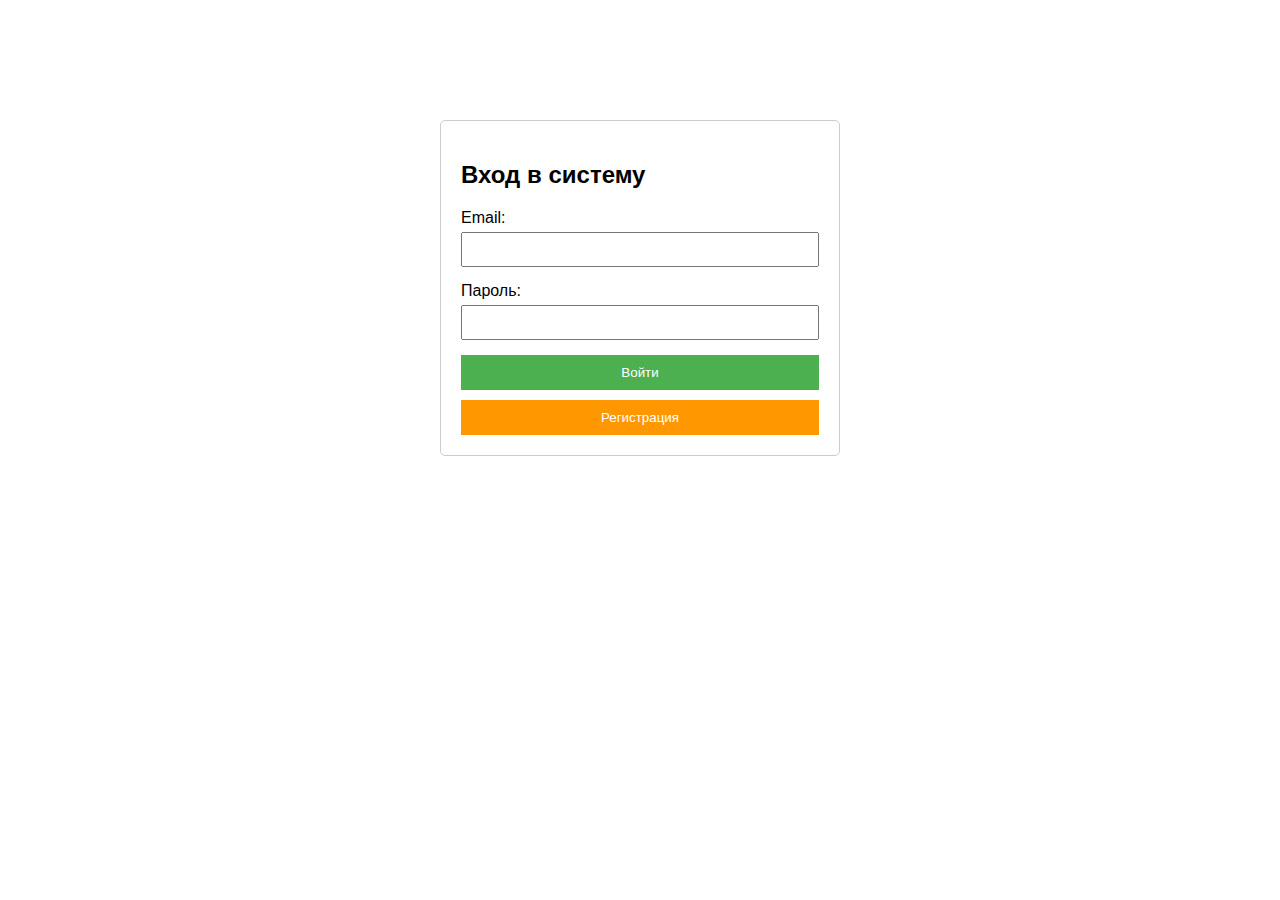
<file: index.html>
<!DOCTYPE html>
<html lang="ru">

<head>
    <meta charset="UTF-8">
    <meta name="viewport" content="width=device-width, initial-scale=1.0">
    <title>Вход в систему</title>
    <link rel="stylesheet" href="css/login.css">
</head>

<body>
    <div class="login-container">
        <h2>Вход в систему</h2>
        <form id="loginForm">
            <div class="form-group">
                <label for="email">Email:</label>
                <input type="email" id="email" required>
            </div>
            <div class="form-group">
                <label for="password">Пароль:</label>
                <input type="password" id="password" required>
            </div>
            <button type="submit" class="login-btn">Войти</button>
            <button type="button" class="register-btn"
                onclick="window.location.href='register.html'">Регистрация</button>
        </form>
    </div>

    <script>
        document.getElementById('loginForm').addEventListener('submit', function (e) {
            e.preventDefault();
            const email = document.getElementById('email').value;
            const password = document.getElementById('password').value;

            console.log('Email:', email);
            console.log('Password:', password);
            alert('Вход выполнен!');
        });
    </script>
</body>

</html>
</file>
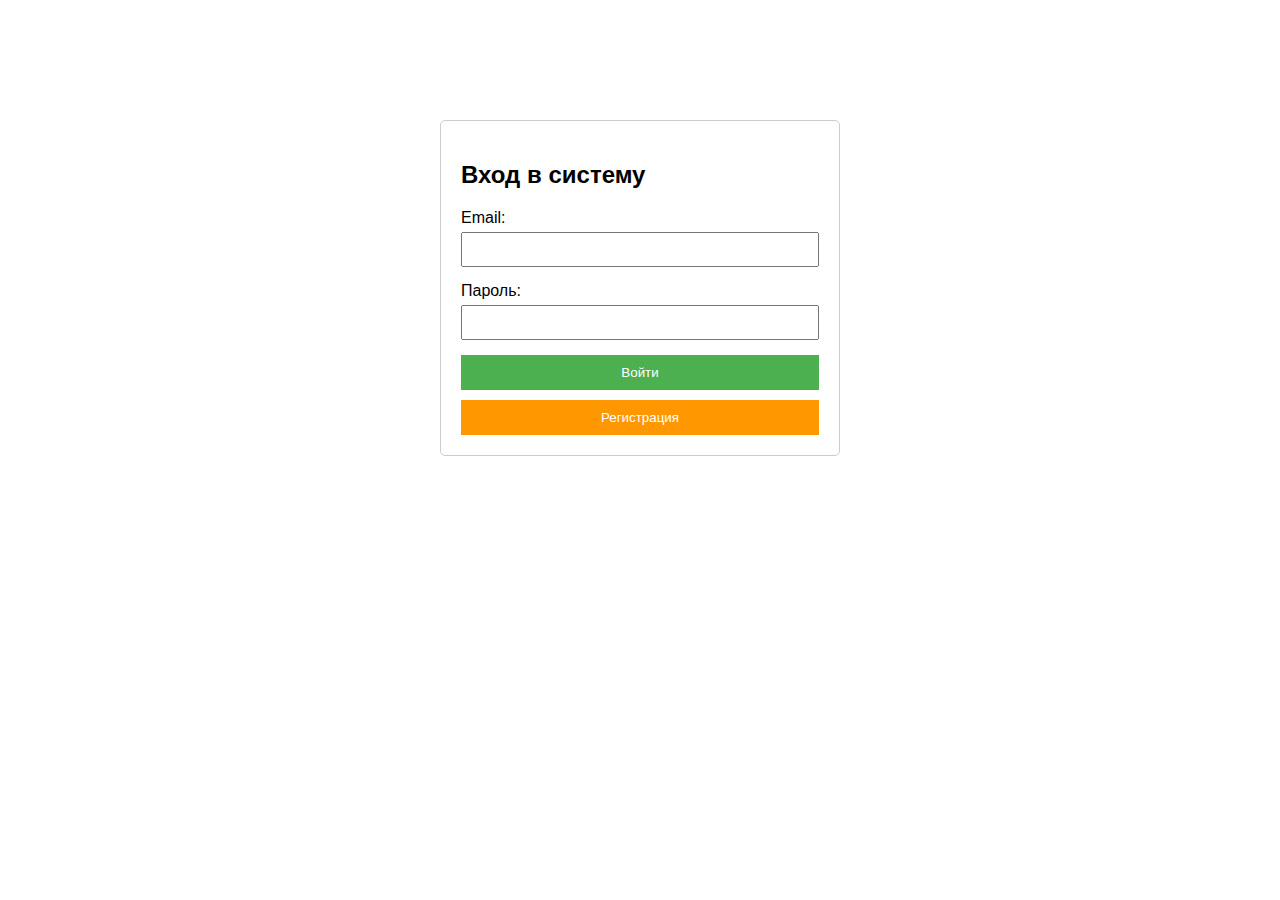
<file: app/static/index.html>
<!DOCTYPE html>
<html lang="ru">

<head>
    <meta charset="UTF-8">
    <meta name="viewport" content="width=device-width, initial-scale=1.0">
    <title>Вход в систему</title>
    <link rel="stylesheet" href="css/login.css">
</head>

<body>
    <div class="login-container">
        <h2>Вход в систему</h2>
        <form id="loginForm">
            <div class="form-group">
                <label for="email">Email:</label>
                <input type="email" id="email" required>
            </div>
            <div class="form-group">
                <label for="password">Пароль:</label>
                <input type="password" id="password" required>
            </div>
            <button type="submit" class="login-btn">Войти</button>
            <button type="button" class="register-btn"
                onclick="window.location.href='register.html'">Регистрация</button>
        </form>
    </div>

    <script>
        const API_BASE_URL = 'http://localhost:8000'; // Замените на ваш базовый URL API

        document.getElementById('loginForm').addEventListener('submit', async function (e) {
            e.preventDefault();

            const email = document.getElementById('email').value;
            const password = document.getElementById('password').value;

            try {
                const response = await fetch(`${API_BASE_URL}/auth/login`, {
                    method: 'POST',
                    headers: {
                        'Content-Type': 'application/json',
                    },
                    body: JSON.stringify({
                        email: email,
                        password: password
                    })
                });

                if (response.ok) {
                    const data = await response.json();

                    // Сохраняем токен и данные пользователя
                    localStorage.setItem('token', data.token);
                    localStorage.setItem('user', JSON.stringify({
                        user_id: data.user_id,
                        full_name: data.full_name,
                        email: data.email,
                        role: data.role
                    }));

                    // Перенаправляем в зависимости от роли
                    if (data.role === 'student') {
                        window.location.href = 'student_tasks.html';
                    } else if (data.role === 'teacher') {
                        window.location.href = 'teacher_groups.html';
                    } else {
                        alert('Неизвестная роль пользователя');
                    }
                } else {
                    const errorData = await response.json();
                    if (response.status === 401) {
                        alert('Неверные учетные данные');
                    } else {
                        alert(`Ошибка входа: ${errorData.message || 'Неизвестная ошибка'}`);
                    }
                }
            } catch (error) {
                console.error('Ошибка:', error);
                alert('Произошла ошибка при входе. Проверьте подключение к серверу.');
            }
        });
    </script>
</body>

</html>
</file>
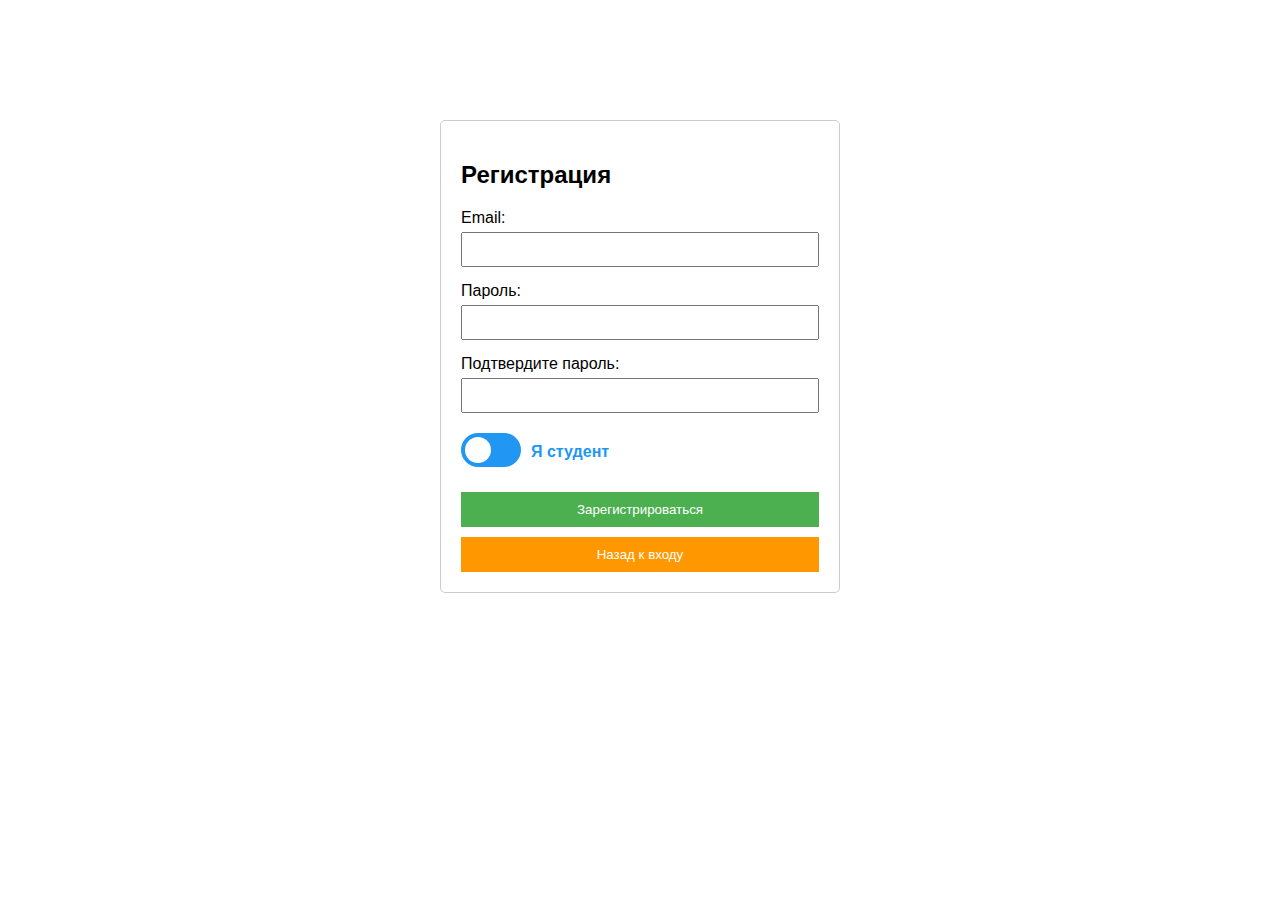
<file: register.html>
<!DOCTYPE html>
<html lang="ru">

<head>
    <meta charset="UTF-8">
    <meta name="viewport" content="width=device-width, initial-scale=1.0">
    <title>Регистрация</title>
    <link rel="stylesheet" href="css/register.css">
</head>

<body>
    <div class="register-container">
        <h2>Регистрация</h2>
        <form id="registerForm">
            <div class="form-group">
                <label for="email">Email:</label>
                <input type="email" id="email" required>
            </div>
            <div class="form-group">
                <label for="password">Пароль:</label>
                <input type="password" id="password" required>
            </div>
            <div class="form-group">
                <label for="confirm-password">Подтвердите пароль:</label>
                <input type="password" id="confirm-password" required>
            </div>

            <div class="toggle-container">
                <label class="toggle-switch">
                    <input type="checkbox" id="roleToggle">
                    <span class="slider"></span>
                </label>
                <span class="role-text" id="roleText">Я студент</span>
            </div>

            <button type="submit" class="register-btn">Зарегистрироваться</button>
            <button type="button" class="back-btn" onclick="window.location.href='index.html'">Назад к входу</button>
        </form>
    </div>

    <script>
        const roleToggle = document.getElementById('roleToggle');
        const roleText = document.getElementById('roleText');

        roleToggle.addEventListener('change', function () {
            if (this.checked) {
                roleText.textContent = 'Я преподаватель';
            } else {
                roleText.textContent = 'Я студент';
            }
        });

        document.getElementById('registerForm').addEventListener('submit', function (e) {
            e.preventDefault();

            const email = document.getElementById('email').value;
            const password = document.getElementById('password').value;
            const confirmPassword = document.getElementById('confirm-password').value;
            const role = roleToggle.checked ? 'teacher' : 'student';

            if (password !== confirmPassword) {
                alert('Пароли не совпадают!');
                return;
            }

            console.log('Email:', email);
            console.log('Password:', password);
            console.log('Role:', role);
            alert('Регистрация успешна! Роль: ' + (role === 'teacher' ? 'Преподаватель' : 'Студент'));
        });
    </script>
</body>

</html>
</file>
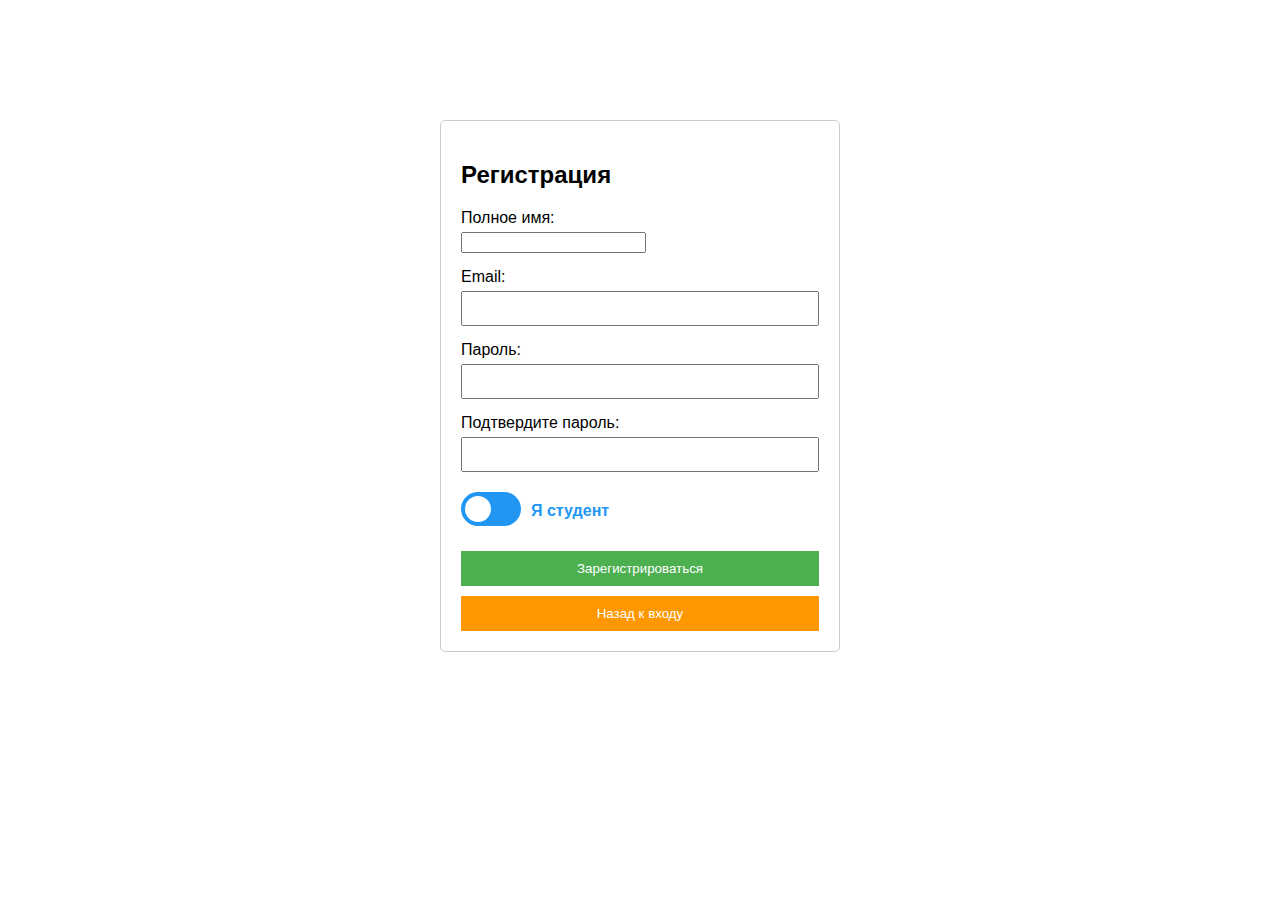
<file: app/static/register.html>
<!DOCTYPE html>
<html lang="ru">

<head>
    <meta charset="UTF-8">
    <meta name="viewport" content="width=device-width, initial-scale=1.0">
    <title>Регистрация</title>
    <link rel="stylesheet" href="css/register.css">
</head>

<body>
    <div class="register-container">
        <h2>Регистрация</h2>
        <form id="registerForm">
            <div class="form-group">
                <label for="full_name">Полное имя:</label>
                <input type="text" id="full_name" required>
            </div>
            <div class="form-group">
                <label for="email">Email:</label>
                <input type="email" id="email" required>
            </div>
            <div class="form-group">
                <label for="password">Пароль:</label>
                <input type="password" id="password" required>
            </div>
            <div class="form-group">
                <label for="confirm-password">Подтвердите пароль:</label>
                <input type="password" id="confirm-password" required>
            </div>

            <div class="toggle-container">
                <label class="toggle-switch">
                    <input type="checkbox" id="roleToggle">
                    <span class="slider"></span>
                </label>
                <span class="role-text" id="roleText">Я студент</span>
            </div>

            <button type="submit" class="register-btn">Зарегистрироваться</button>
            <button type="button" class="back-btn" onclick="window.location.href='index.html'">Назад к входу</button>
        </form>
    </div>

    <script>
        const API_BASE_URL = 'http://localhost:8080';

        const roleToggle = document.getElementById('roleToggle');
        const roleText = document.getElementById('roleText');

        roleToggle.addEventListener('change', function () {
            if (this.checked) {
                roleText.textContent = 'Я преподаватель';
            } else {
                roleText.textContent = 'Я студент';
            }
        });

        document.getElementById('registerForm').addEventListener('submit', async function (e) {
            e.preventDefault();

            const full_name = document.getElementById('full_name').value;
            const email = document.getElementById('email').value;
            const password = document.getElementById('password').value;
            const confirmPassword = document.getElementById('confirm-password').value;
            const role = roleToggle.checked ? 'teacher' : 'student';

            if (password !== confirmPassword) {
                alert('Пароли не совпадают!');
                return;
            }

            if (password.length < 6) {
                alert('Пароль должен содержать не менее 6 символов!');
                return;
            }

            try {
                const response = await fetch(`${API_BASE_URL}/auth/register`, {
                    method: 'POST',
                    headers: {
                        'Content-Type': 'application/json',
                    },
                    body: JSON.stringify({
                        full_name: full_name,
                        email: email,
                        password: password,
                        role: role
                    })
                });

                if (response.ok) {
                    const data = await response.json();

                    // Сохраняем токен и данные пользователя
                    localStorage.setItem('token', data.token);
                    localStorage.setItem('user', JSON.stringify({
                        user_id: data.user_id,
                        full_name: data.full_name,
                        email: data.email,
                        role: data.role
                    }));

                    alert('Регистрация успешна!');

                    // Перенаправляем в зависимости от роли
                    if (data.role === 'student') {
                        window.location.href = 'student_tasks.html';
                    } else if (data.role === 'teacher') {
                        window.location.href = 'teacher_groups.html';
                    }
                } else {
                    const errorData = await response.json();
                    if (response.status === 400) {
                        alert('Ошибка регистрации: ' + (errorData.message || 'Email уже занят или неверные данные'));
                    } else {
                        alert(`Ошибка регистрации: ${errorData.message || 'Неизвестная ошибка'}`);
                    }
                }
            } catch (error) {
                console.error('Ошибка:', error);
                alert('Произошла ошибка при регистрации. Проверьте подключение к серверу.');
            }
        });
    </script>
</body>

</html>
</file>
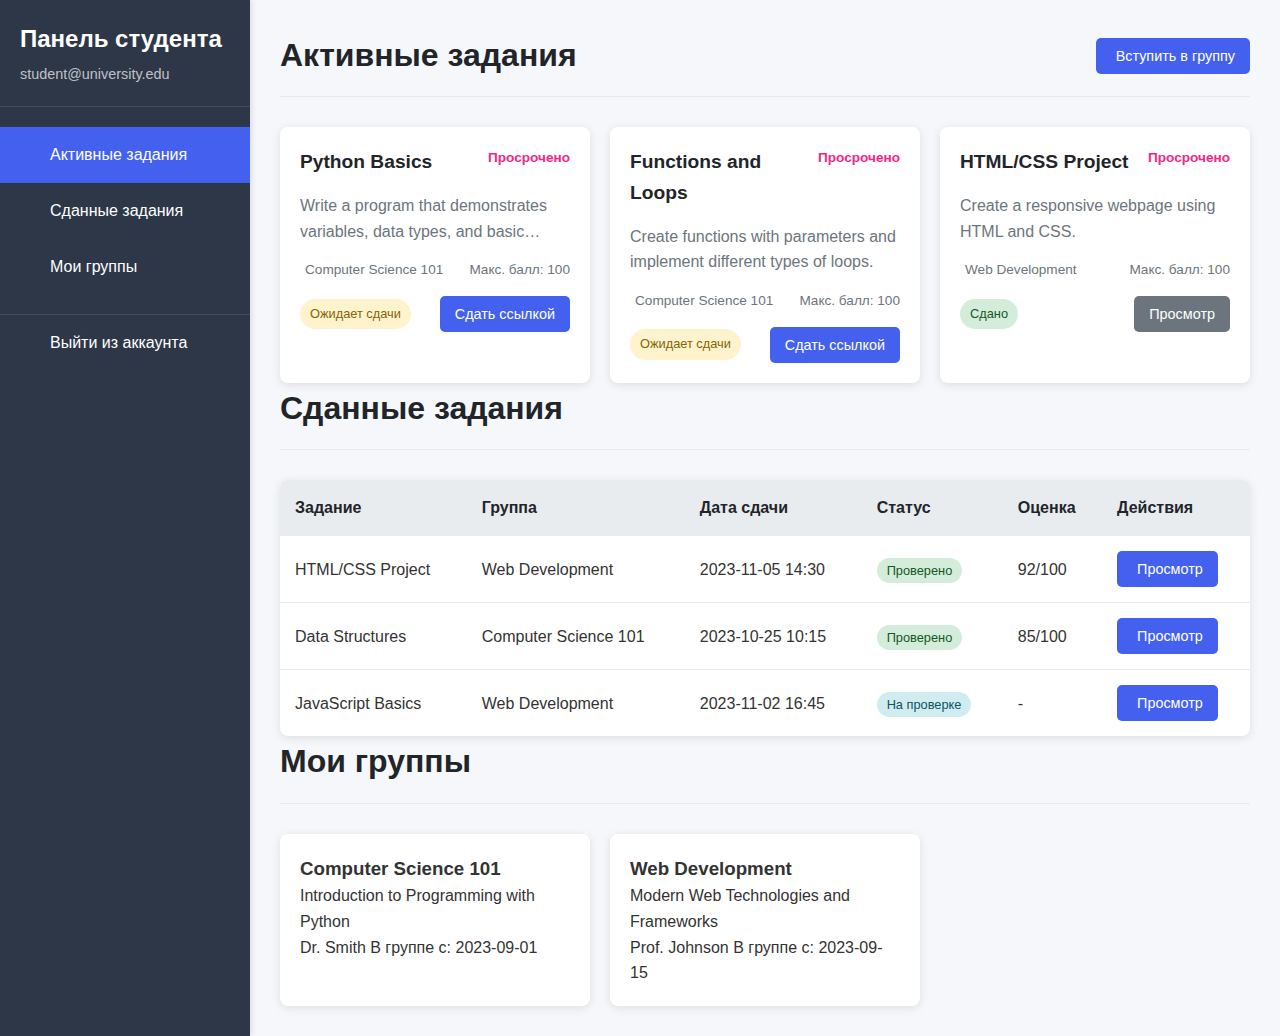
<file: app/static/student_tasks.html>
<!DOCTYPE html>
<html lang="ru">

<head>
    <meta charset="UTF-8">
    <meta name="viewport" content="width=device-width, initial-scale=1.0">
    <title>SomeTask Student</title>
    <link rel="stylesheet" href="css/student_tasks.css">
</head>

<body>
    <div class="container">
        <!-- Sidebar -->
        <div class="sidebar">
            <div class="sidebar-header">
                <h2>Панель студента</h2>
                <p>student@university.edu</p>
            </div>
            <ul class="sidebar-menu">
                <li class="active" data-tab="active-assignments">
                    <i class="fas fa-tasks"></i> Активные задания
                </li>
                <li data-tab="submitted-assignments">
                    <i class="fas fa-check-circle"></i> Сданные задания
                </li>
                <li data-tab="groups">
                    <i class="fas fa-users"></i> Мои группы
                </li>
                <li style="margin-top: 20px; padding: 15px 20px; border-top: 1px solid rgba(255,255,255,0.1);">
                    <i class="fas fa-sign-out-alt"></i> Выйти из аккаунта
                </li>
            </ul>
        </div>

        <!-- Main content -->
        <div class="main-content">
            <!-- Active Assignments Tab -->
            <div id="active-assignments" class="tab-content active">
                <div class="header">
                    <h1>Активные задания</h1>
                    <button class="btn btn-primary" id="joinGroupBtn">
                        <i class="fas fa-plus"></i> Вступить в группу
                    </button>
                </div>

                <div class="assignments-grid" id="activeAssignmentsContainer">
                    <!-- Active assignments will be dynamically inserted here -->
                </div>
            </div>

            <!-- Submitted Assignments Tab -->
            <div id="submitted-assignments" class="tab-content">
                <div class="header">
                    <h1>Сданные задания</h1>
                </div>

                <table id="submittedAssignmentsTable">
                    <thead>
                        <tr>
                            <th>Задание</th>
                            <th>Группа</th>
                            <th>Дата сдачи</th>
                            <th>Статус</th>
                            <th>Оценка</th>
                            <th>Действия</th>
                        </tr>
                    </thead>
                    <tbody>
                        <!-- Submitted assignments data will be inserted here -->
                    </tbody>
                </table>
            </div>

            <!-- Groups Tab -->
            <div id="groups" class="tab-content">
                <div class="header">
                    <h1>Мои группы</h1>
                </div>

                <div class="groups-grid" id="groupsContainer">
                    <!-- Groups will be dynamically inserted here -->
                </div>
            </div>
        </div>
    </div>

    <!-- Join Group Modal -->
    <div id="joinGroupModal" class="modal">
        <div class="modal-content">
            <div class="modal-header">
                <h3>Вступить в группу</h3>
                <button class="close-btn">&times;</button>
            </div>
            <form id="joinGroupForm">
                <div class="form-group">
                    <label for="inviteCode">Код приглашения</label>
                    <input type="text" id="inviteCode" placeholder="Введите код приглашения" required>
                </div>
                <div class="form-actions">
                    <button type="button" class="btn" id="cancelJoinBtn">Отменить</button>
                    <button type="submit" class="btn btn-primary">Вступить в группу</button>
                </div>
            </form>
        </div>
    </div>

    <!-- Submit Assignment Modal -->
    <div id="submitAssignmentModal" class="modal">
        <div class="modal-content">
            <div class="modal-header">
                <h3>Сдать задание</h3>
                <button class="close-btn">&times;</button>
            </div>
            <form id="submitAssignmentForm">
                <div class="form-group">
                    <label>Задание:</label>
                    <p id="assignmentTitle" style="font-weight: 600;">Название задания</p>
                </div>
                <div class="form-group">
                    <label>Группа:</label>
                    <p id="assignmentGroup" style="font-weight: 600;">Название группы</p>
                </div>
                <div class="form-group">
                    <label>Дедлайн:</label>
                    <p id="assignmentDeadline">Дата и время</p>
                </div>
                <div class="form-group">
                    <label>Описание:</label>
                    <p id="assignmentDescription">Описание задания</p>
                </div>
                <div class="form-group">
                    <label for="submissionLink">Ссылка на задание в облаке *</label>
                    <input type="url" id="submissionLink" placeholder="https://drive.google.com/..." required>
                    <small>Укажите ссылку на Google Drive, Yandex Disk или другое облачное хранилище</small>
                </div>
                <div class="form-group">
                    <label for="submissionComment">Комментарий (необязательно)</label>
                    <textarea id="submissionComment" rows="3"
                        placeholder="Добавьте комментарий к вашему решению..."></textarea>
                </div>
                <div class="form-actions">
                    <button type="button" class="btn" id="cancelSubmitBtn">Отменить</button>
                    <button type="submit" class="btn btn-primary">Сдать задание</button>
                </div>
            </form>
        </div>
    </div>

    <!-- View Submission Modal -->
    <div id="viewSubmissionModal" class="modal">
        <div class="modal-content">
            <div class="modal-header">
                <h3>Результат задания</h3>
                <button class="close-btn">&times;</button>
            </div>
            <div class="form-group">
                <label>Задание:</label>
                <p id="viewAssignmentTitle" style="font-weight: 600;">Название задания</p>
            </div>
            <div class="form-group">
                <label>Группа:</label>
                <p id="viewAssignmentGroup" style="font-weight: 600;">Название группы</p>
            </div>
            <div class="form-group">
                <label>Дата сдачи:</label>
                <p id="submissionDate">Дата и время</p>
            </div>
            <div class="form-group">
                <label>Оценка:</label>
                <div class="grade-display">
                    <span id="gradeValue">-</span> из <span id="maxScoreValue">100</span>
                </div>
            </div>
            <div class="form-group">
                <label>Комментарий преподавателя:</label>
                <div class="feedback-box">
                    <p id="teacherFeedback">Комментарий отсутствует</p>
                </div>
            </div>
            <div class="form-group">
                <label>Ваши файлы:</label>
                <ul class="file-list" id="submittedFilesList">
                    <!-- Files will be inserted here -->
                </ul>
            </div>
            <div class="form-actions">
                <button type="button" class="btn" id="closeViewBtn">Закрыть</button>
            </div>
        </div>
    </div>

    <script src="student_tasks.js"></script>
</body>

</html>
</file>
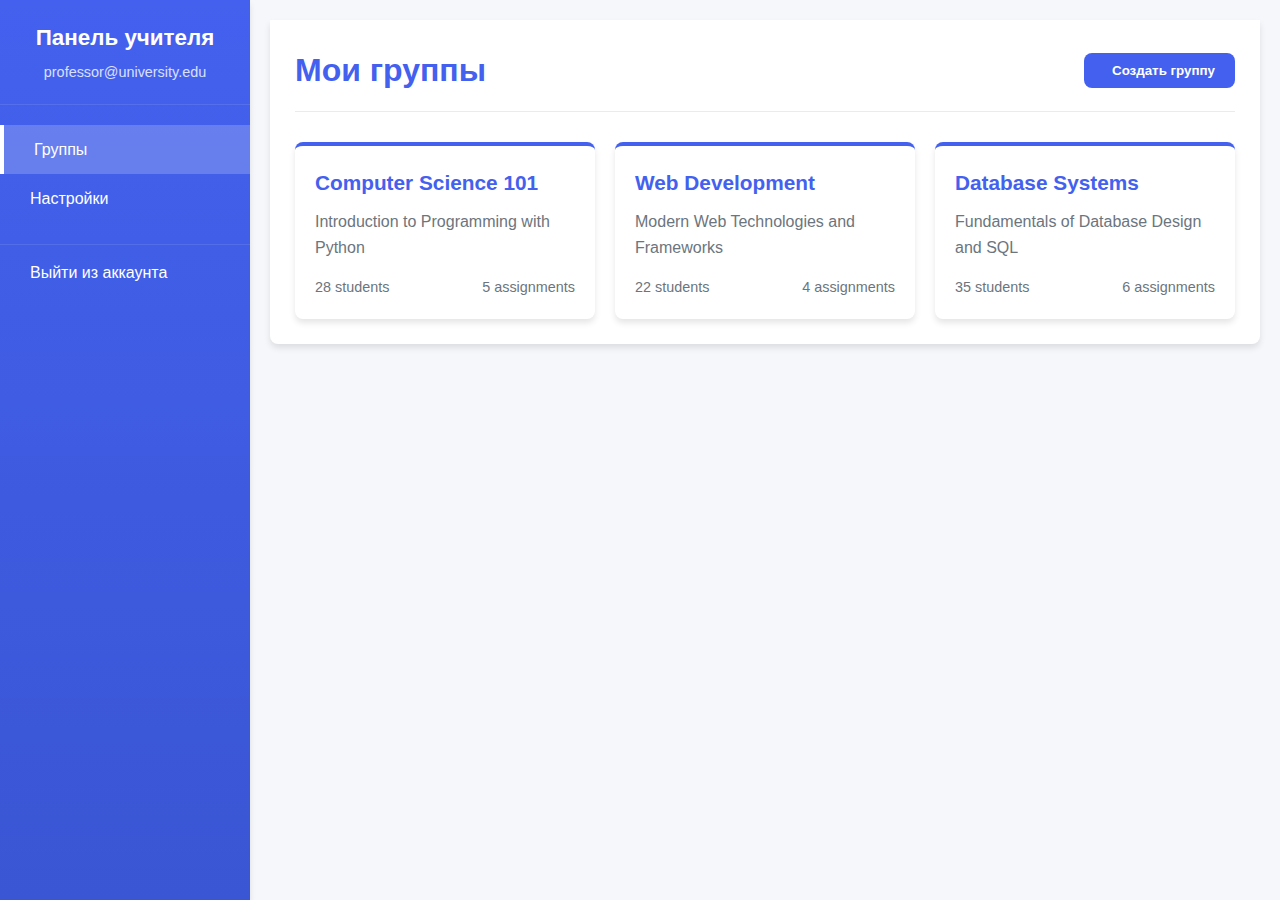
<file: app/static/teacher_groups.html>
<!DOCTYPE html>
<html lang="en">

<head>
    <meta charset="UTF-8">
    <meta name="viewport" content="width=device-width, initial-scale=1.0">
    <title>Teacher Dashboard - Homework Management System</title>
    <link rel="stylesheet" href="css/teacher_groups.css">
</head>

<body>
    <div class="container">
        <!-- Sidebar -->
        <div class="sidebar">
            <div class="sidebar-header">
                <h2>Панель учителя</h2>
                <p>professor@university.edu</p>
            </div>
            <ul class="sidebar-menu">
                <li class="active" data-tab="groups">
                    <i class="fas fa-users"></i> Группы
                </li>
                <li data-tab="settings">
                    <i class="fas fa-cog"></i> Настройки
                </li>
                <li style="margin-top: 20px; padding: 15px 20px; border-top: 1px solid rgba(255,255,255,0.1);">
                    <i class="fas fa-sign-out-alt"></i> Выйти из аккаунта
                </li>
            </ul>
        </div>

        <!-- Main content -->
        <div class="main-content">
            <!-- Groups list view -->
            <div id="groups-tab" class="tab-content active">
                <div class="header">
                    <h1>Мои группы</h1>
                    <button class="btn btn-primary" id="createGroupBtn">
                        <i class="fas fa-plus"></i> Создать группу
                    </button>
                </div>

                <div class="groups-grid" id="groupsContainer">
                    <!-- Groups will be dynamically inserted here -->
                </div>
            </div>

            <!-- Group details view -->
            <div id="group-details" class="tab-content" style="display: none;">
                <button class="btn back-btn" id="backToGroups">
                    <i class="fas fa-arrow-left"></i> К группам
                </button>

                <div class="group-header">
                    <h2 id="group-name">Имя группы</h2>
                    <p id="group-description">Описание группы</p>
                    <div class="group-stats">
                        <span>Студенты: <span id="students-count">0</span></span>
                        <span>Задания: <span id="assignments-count">0</span></span>
                        <span>Текущее задание: <span id="active-assignments">0</span></span>
                    </div>
                </div>

                <div class="tabs">
                    <div class="tab active" data-tab="students">Студенты</div>
                    <div class="tab" data-tab="assignments">Задания</div>
                    <div class="tab" data-tab="submissions">Отправленные задания</div>
                </div>

                <!-- Students tab -->
                <div id="students-tab" class="tab-content active">
                    <div class="header" style="border: none; padding: 0; margin: 0 0 20px 0;">
                        <h3>Student List</h3>
                        <button class="btn btn-primary" id="inviteStudentsBtn">
                            <i class="fas fa-user-plus"></i> Пригласить студента
                        </button>
                    </div>
                    <table id="students-table">
                        <thead>
                            <tr>
                                <th>Имя</th>
                                <th>Email</th>
                            </tr>
                        </thead>
                        <tbody>
                            <!-- Student data will be inserted here -->
                        </tbody>
                    </table>
                </div>

                <!-- Assignments tab -->
                <div id="assignments-tab" class="tab-content">
                    <div class="header" style="border: none; padding: 0; margin: 0 0 20px 0;">
                        <button class="btn btn-primary" id="createAssignmentBtn">
                            <i class="fas fa-tasks"></i> Создать задание
                        </button>
                    </div>
                    <table id="assignments-table">
                        <thead>
                            <tr>
                                <th>Название</th>
                                <th>Дедлайн</th>
                                <th>Отправлено</th>
                                <th>Проверено</th>
                                <th>Статус</th>
                            </tr>
                        </thead>
                        <tbody>
                            <!-- Assignment data will be inserted here -->
                        </tbody>
                    </table>
                </div>

                <!-- Submissions tab -->
                <div id="submissions-tab" class="tab-content">
                    <h3>Отправленные</h3>
                    <table id="submissions-table">
                        <thead>
                            <tr>
                                <th>Студент</th>
                                <th>Задание</th>
                                <th>Дата отправки</th>
                                <th>Статус</th>
                                <th>Оценка</th>
                                <!-- <th>Actions</th> -->
                            </tr>
                        </thead>
                        <tbody>
                            <!-- Submission data will be inserted here -->
                        </tbody>
                    </table>
                </div>
            </div>
        </div>
    </div>

    <!-- Modals -->
    <!-- Create Group Modal -->
    <div id="createGroupModal" class="modal">
        <div class="modal-content">
            <div class="modal-header">
                <h3>Create New Group</h3>
                <button class="close-btn">&times;</button>
            </div>
            <form id="createGroupForm">
                <div class="form-group">
                    <label for="groupName">Имя группы</label>
                    <input type="text" id="groupName" placeholder="e.g., Computer Science 101" required>
                </div>
                <div class="form-group">
                    <label for="groupDescription">Описание</label>
                    <textarea id="groupDescription" rows="3" placeholder="Brief description of the group..."></textarea>
                </div>
                <div class="form-group">
                    <label for="groupSubject">Предмет</label>
                    <input type="text" id="groupSubject" placeholder="e.g., Programming Fundamentals">
                </div>
                <div class="form-actions">
                    <button type="button" class="btn" id="cancelGroupBtn">Отменить</button>
                    <button type="submit" class="btn btn-primary">Создать группу</button>
                </div>
            </form>
        </div>
    </div>

    <!-- Invite Students Modal -->
    <div id="inviteStudentsModal" class="modal">
        <div class="modal-content">
            <div class="modal-header">
                <h3>Пригласить студентов</h3>
                <button class="close-btn">&times;</button>
            </div>
            <p>Скопировать ссылку на приглашение</p>
            <div class="invite-link">
                <input type="text" id="inviteLink" readonly>
                <button class="copy-btn" id="copyLinkBtn">
                    <i class="fas fa-copy"></i> Копировать
                </button>
            </div>
            <p style="margin-top: 15px; font-size: 0.9rem; color: var(--gray);">
                Студенты могут присоединиться по этой ссылке
            </p>
            <div class="form-actions">
                <button type="button" class="btn" id="closeInviteBtn">Закрыть</button>
            </div>
        </div>
    </div>

    <!-- Create Assignment Modal -->
    <div id="createAssignmentModal" class="modal">
        <div class="modal-content">
            <div class="modal-header">
                <h3>Создать задание</h3>
                <button class="close-btn">&times;</button>
            </div>
            <form id="createAssignmentForm">
                <div class="form-group">
                    <label for="assignmentTitle">Имя задания</label>
                    <input type="text" id="assignmentTitle" placeholder="e.g., Homework 1: Variables and Functions"
                        required>
                </div>
                <div class="form-group">
                    <label for="assignmentDescription">Описание</label>
                    <textarea id="assignmentDescription" rows="4"
                        placeholder="Detailed instructions for the assignment..." required></textarea>
                </div>
                <div class="form-group">
                    <label for="assignmentDeadline">Дедлайн</label>
                    <input type="datetime-local" id="assignmentDeadline" required>
                </div>
                <div class="form-group">
                    <label for="assignmentMaxScore">Максимальный балл</label>
                    <input type="number" id="assignmentMaxScore" min="1" value="100">
                </div>
                <div class="form-actions">
                    <button type="button" class="btn" id="cancelAssignmentBtn">Отменить</button>
                    <button type="submit" class="btn btn-primary">Создать задание</button>
                </div>
            </form>
        </div>
    </div>

    <!-- Grade Submission Modal -->
    <div id="submissionModal" class="modal">
        <div class="modal-content">
            <div class="modal-header">
                <h3>Оценка задания</h3>
                <button class="close-btn">&times;</button>
            </div>
            <div class="form-group">
                <label>Студент:</label>
                <p id="submissionStudentName" style="font-weight: 600;">Student Name</p>
            </div>
            <div class="form-group">
                <label>Задание:</label>
                <p id="submissionAssignmentName" style="font-weight: 600;">Assignment Title</p>
            </div>
            <div class="form-group">
                <label>Дата отправки:</label>
                <p id="submissionDate">Date and time</p>
            </div>
            <div class="form-group">
                <label>Отправленные файлы:</label>
                <ul class="file-list" id="submissionFiles">
                    <!-- Files will be inserted here -->
                </ul>
            </div>
            <div class="form-group">
                <label for="submissionGrade">Оценка (из <span id="maxScore">100</span>)</label>
                <input type="number" id="submissionGrade" min="0" placeholder="Enter grade">
            </div>
            <div class="form-group">
                <label for="submissionFeedback">Комментарий</label>
                <textarea id="submissionFeedback" rows="4" placeholder="Оставить комментарий."></textarea>
            </div>
            <div class="form-actions">
                <button type="button" class="btn" id="cancelSubmissionBtn">Отменить</button>
                <button type="button" class="btn btn-primary" id="saveSubmissionBtn">Сохранить оценку</button>
            </div>
        </div>
    </div>

    <script src="teacher_goups.js"></script>
</body>

</html>
</file>
<file: css/login.css>
body {
    font-family: Arial, sans-serif;
    max-width: 400px;
    margin: 100px auto;
    padding: 20px;
}

.login-container {
    border: 1px solid #ccc;
    padding: 20px;
    border-radius: 5px;
}

.form-group {
    margin-bottom: 15px;
}

label {
    display: block;
    margin-bottom: 5px;
}

input[type="email"],
input[type="password"] {
    width: 100%;
    padding: 8px;
    box-sizing: border-box;
}

.login-btn {
    background-color: #4CAF50;
    color: white;
    border: none;
    padding: 10px 15px;
    width: 100%;
    cursor: pointer;
    margin-bottom: 10px;
}

.register-btn {
    background-color: #ff9800;
    color: white;
    border: none;
    padding: 10px 15px;
    width: 100%;
    cursor: pointer;
}
</file>
<file: app/static/css/login.css>
body {
    font-family: Arial, sans-serif;
    max-width: 400px;
    margin: 100px auto;
    padding: 20px;
}

.login-container {
    border: 1px solid #ccc;
    padding: 20px;
    border-radius: 5px;
}

.form-group {
    margin-bottom: 15px;
}

label {
    display: block;
    margin-bottom: 5px;
}

input[type="email"],
input[type="password"] {
    width: 100%;
    padding: 8px;
    box-sizing: border-box;
}

.login-btn {
    background-color: #4CAF50;
    color: white;
    border: none;
    padding: 10px 15px;
    width: 100%;
    cursor: pointer;
    margin-bottom: 10px;
}

.register-btn {
    background-color: #ff9800;
    color: white;
    border: none;
    padding: 10px 15px;
    width: 100%;
    cursor: pointer;
}
</file>
<file: css/register.css>
body {
    font-family: Arial, sans-serif;
    max-width: 400px;
    margin: 100px auto;
    padding: 20px;
}

.register-container {
    border: 1px solid #ccc;
    padding: 20px;
    border-radius: 5px;
}

.form-group {
    margin-bottom: 15px;
}

label {
    display: block;
    margin-bottom: 5px;
}

input[type="email"],
input[type="password"] {
    width: 100%;
    padding: 8px;
    box-sizing: border-box;
}

.toggle-container {
    display: flex;
    align-items: center;
    margin: 20px 0;
    gap: 10px;
}

.toggle-switch {
    position: relative;
    display: inline-block;
    width: 60px;
    height: 34px;
}

.toggle-switch input {
    opacity: 0;
    width: 0;
    height: 0;
}

.slider {
    position: absolute;
    cursor: pointer;
    top: 0;
    left: 0;
    right: 0;
    bottom: 0;
    background-color: #2196F3;
    transition: .4s;
    border-radius: 34px;
}

.slider:before {
    position: absolute;
    content: "";
    height: 26px;
    width: 26px;
    left: 4px;
    bottom: 4px;
    background-color: white;
    transition: .4s;
    border-radius: 50%;
}

input:checked+.slider {
    background-color: #4CAF50;
}

input:checked+.slider:before {
    transform: translateX(26px);
}

.role-text {
    font-weight: bold;
    color: #2196F3;
}

input:checked~.role-text {
    color: #4CAF50;
}

.register-btn {
    background-color: #4CAF50;
    color: white;
    border: none;
    padding: 10px 15px;
    width: 100%;
    cursor: pointer;
    margin-bottom: 10px;
}

.back-btn {
    background-color: #ff9800;
    color: white;
    border: none;
    padding: 10px 15px;
    width: 100%;
    cursor: pointer;
}
</file>
<file: app/static/css/register.css>
body {
    font-family: Arial, sans-serif;
    max-width: 400px;
    margin: 100px auto;
    padding: 20px;
}

.register-container {
    border: 1px solid #ccc;
    padding: 20px;
    border-radius: 5px;
}

.form-group {
    margin-bottom: 15px;
}

label {
    display: block;
    margin-bottom: 5px;
}

input[type="email"],
input[type="password"] {
    width: 100%;
    padding: 8px;
    box-sizing: border-box;
}

.toggle-container {
    display: flex;
    align-items: center;
    margin: 20px 0;
    gap: 10px;
}

.toggle-switch {
    position: relative;
    display: inline-block;
    width: 60px;
    height: 34px;
}

.toggle-switch input {
    opacity: 0;
    width: 0;
    height: 0;
}

.slider {
    position: absolute;
    cursor: pointer;
    top: 0;
    left: 0;
    right: 0;
    bottom: 0;
    background-color: #2196F3;
    transition: .4s;
    border-radius: 34px;
}

.slider:before {
    position: absolute;
    content: "";
    height: 26px;
    width: 26px;
    left: 4px;
    bottom: 4px;
    background-color: white;
    transition: .4s;
    border-radius: 50%;
}

input:checked+.slider {
    background-color: #4CAF50;
}

input:checked+.slider:before {
    transform: translateX(26px);
}

.role-text {
    font-weight: bold;
    color: #2196F3;
}

input:checked~.role-text {
    color: #4CAF50;
}

.register-btn {
    background-color: #4CAF50;
    color: white;
    border: none;
    padding: 10px 15px;
    width: 100%;
    cursor: pointer;
    margin-bottom: 10px;
}

.back-btn {
    background-color: #ff9800;
    color: white;
    border: none;
    padding: 10px 15px;
    width: 100%;
    cursor: pointer;
}
</file>
<file: app/static/css/student_tasks.css>
:root {
    --primary: #4361ee;
    --primary-dark: #3a56d4;
    --secondary: #7209b7;
    --success: #4cc9f0;
    --danger: #f72585;
    --warning: #f8961e;
    --info: #4895ef;
    --light: #f8f9fa;
    --dark: #212529;
    --gray: #6c757d;
    --light-gray: #e9ecef;
    --white: #ffffff;
    --sidebar-bg: #2d3748;
    --sidebar-hover: #4a5568;
}

* {
    margin: 0;
    padding: 0;
    box-sizing: border-box;
    font-family: 'Segoe UI', Tahoma, Geneva, Verdana, sans-serif;
}

body {
    background-color: #f5f7fb;
    color: #333;
    line-height: 1.6;
}

.container {
    display: flex;
    min-height: 100vh;
}

/* Sidebar */
.sidebar {
    width: 250px;
    background-color: var(--sidebar-bg);
    color: white;
    padding: 20px 0;
    box-shadow: 2px 0 5px rgba(0, 0, 0, 0.1);
}

.sidebar-header {
    padding: 0 20px 20px;
    border-bottom: 1px solid rgba(255, 255, 255, 0.1);
    margin-bottom: 20px;
}

.sidebar-header h2 {
    font-size: 1.5rem;
    margin-bottom: 5px;
}

.sidebar-header p {
    font-size: 0.9rem;
    color: rgba(255, 255, 255, 0.7);
}

.sidebar-menu {
    list-style: none;
}

.sidebar-menu li {
    padding: 15px 20px;
    cursor: pointer;
    transition: background-color 0.2s;
    display: flex;
    align-items: center;
}

.sidebar-menu li:hover {
    background-color: var(--sidebar-hover);
}

.sidebar-menu li.active {
    background-color: var(--primary);
}

.sidebar-menu li i {
    margin-right: 10px;
    width: 20px;
    text-align: center;
}

/* Main content */
.main-content {
    flex: 1;
    padding: 30px;
    overflow-y: auto;
}

.header {
    display: flex;
    justify-content: space-between;
    align-items: center;
    margin-bottom: 30px;
    padding-bottom: 15px;
    border-bottom: 1px solid var(--light-gray);
}

.header h1 {
    color: var(--dark);
    font-weight: 600;
}

/* Buttons */
.btn {
    padding: 10px 15px;
    border: none;
    border-radius: 5px;
    cursor: pointer;
    font-size: 0.9rem;
    font-weight: 500;
    transition: all 0.2s;
    display: inline-flex;
    align-items: center;
    justify-content: center;
    text-decoration: none;
}

.btn i {
    margin-right: 5px;
}

.btn-primary {
    background-color: var(--primary);
    color: white;
}

.btn-primary:hover {
    background-color: var(--primary-dark);
}

.btn-secondary {
    background-color: var(--gray);
    color: white;
}

.btn-secondary:hover {
    background-color: #5a6268;
}

.btn-danger {
    background-color: var(--danger);
    color: white;
}

.btn-danger:hover {
    background-color: #e1156d;
}

.small-btn {
    padding: 5px 10px;
    font-size: 0.8rem;
}

.back-btn {
    background-color: transparent;
    color: var(--gray);
    margin-bottom: 20px;
}

.back-btn:hover {
    background-color: var(--light-gray);
}

/* Assignment Cards */
.assignments-grid,
.groups-grid {
    display: grid;
    grid-template-columns: repeat(auto-fill, minmax(300px, 1fr));
    gap: 20px;
}

.assignment-card,
.group-card {
    background-color: white;
    border-radius: 8px;
    box-shadow: 0 2px 10px rgba(0, 0, 0, 0.1);
    padding: 20px;
    transition: transform 0.2s, box-shadow 0.2s;
}

.assignment-card:hover,
.group-card:hover {
    transform: translateY(-5px);
    box-shadow: 0 5px 15px rgba(0, 0, 0, 0.1);
}

.assignment-header {
    display: flex;
    justify-content: space-between;
    align-items: flex-start;
    margin-bottom: 15px;
}

.assignment-header h3 {
    font-size: 1.2rem;
    color: var(--dark);
    margin-right: 10px;
}

.deadline {
    display: flex;
    align-items: center;
    font-size: 0.85rem;
    white-space: nowrap;
}

.deadline.urgent {
    color: var(--danger);
    font-weight: 600;
}

.deadline i {
    margin-right: 5px;
}

.assignment-description {
    color: var(--gray);
    margin-bottom: 15px;
    display: -webkit-box;
    -webkit-line-clamp: 2;
    -webkit-box-orient: vertical;
    overflow: hidden;
}

.assignment-details {
    display: flex;
    justify-content: space-between;
    margin-bottom: 15px;
    font-size: 0.85rem;
    color: var(--gray);
}

.assignment-details span {
    display: flex;
    align-items: center;
}

.assignment-details i {
    margin-right: 5px;
}

.assignment-footer {
    display: flex;
    justify-content: space-between;
    align-items: center;
}

.status-badge {
    padding: 5px 10px;
    border-radius: 20px;
    font-size: 0.8rem;
    font-weight: 500;
}

.status-pending {
    background-color: #fff3cd;
    color: #856404;
}

.status-submitted {
    background-color: #d1ecf1;
    color: #0c5460;
}

.status-graded {
    background-color: #d4edda;
    color: #155724;
}

/* Tables */
table {
    width: 100%;
    border-collapse: collapse;
    background-color: white;
    border-radius: 8px;
    overflow: hidden;
    box-shadow: 0 2px 10px rgba(0, 0, 0, 0.1);
}

thead {
    background-color: var(--light-gray);
}

th {
    padding: 15px;
    text-align: left;
    font-weight: 600;
    color: var(--dark);
    border-bottom: 1px solid var(--light-gray);
}

td {
    padding: 15px;
    border-bottom: 1px solid var(--light-gray);
}

tr:last-child td {
    border-bottom: none;
}

.empty-table {
    text-align: center;
    padding: 40px !important;
    color: var(--gray);
}

.empty-table i {
    font-size: 2rem;
    margin-bottom: 10px;
    color: var(--light-gray);
}

/* Modals */
.modal {
    display: none;
    position: fixed;
    top: 0;
    left: 0;
    width: 100%;
    height: 100%;
    background-color: rgba(0, 0, 0, 0.5);
    z-index: 1000;
    align-items: center;
    justify-content: center;
}

.modal.active {
    display: flex;
}

.modal-content {
    background-color: white;
    border-radius: 8px;
    width: 90%;
    max-width: 600px;
    max-height: 90vh;
    overflow-y: auto;
    box-shadow: 0 5px 15px rgba(0, 0, 0, 0.2);
}

.modal-header {
    display: flex;
    justify-content: space-between;
    align-items: center;
    padding: 20px;
    border-bottom: 1px solid var(--light-gray);
}

.modal-header h3 {
    margin: 0;
    color: var(--dark);
}

.close-btn {
    background: none;
    border: none;
    font-size: 1.5rem;
    cursor: pointer;
    color: var(--gray);
}

.close-btn:hover {
    color: var(--dark);
}

.modal .form-group {
    padding: 15px 20px;
}

.modal label {
    display: block;
    margin-bottom: 5px;
    font-weight: 500;
    color: var(--dark);
}

.modal input,
.modal textarea,
.modal select {
    width: 100%;
    padding: 10px;
    border: 1px solid var(--light-gray);
    border-radius: 5px;
    font-size: 1rem;
}

.modal input:focus,
.modal textarea:focus,
.modal select:focus {
    outline: none;
    border-color: var(--primary);
}

.modal textarea {
    resize: vertical;
    min-height: 100px;
}

.form-actions {
    display: flex;
    justify-content: flex-end;
    gap: 10px;
    padding: 15px 20px;
    border-top: 1px solid var(--light-gray);
}

/* File lists */
.file-list {
    list-style: none;
    border: 1px solid var(--light-gray);
    border-radius: 5px;
    overflow: hidden;
}

.file-item {
    display: flex;
    justify-content: space-between;
    align-items: center;
    padding: 10px 15px;
    border-bottom: 1px solid var(--light-gray);
}

.file-item:last-child {
    border-bottom: none;
}

.file-name {
    color: var(--primary);
    text-decoration: none;
}

.file-name:hover {
    text-decoration: underline;
}

/* Grade display */
.grade-display {
    font-size: 1.5rem;
    font-weight: 600;
    color: var(--primary);
}

.feedback-box {
    background-color: var(--light-gray);
    padding: 15px;
    border-radius: 5px;
    min-height: 100px;
}

/* Empty states */
.empty-state {
    text-align: center;
    padding: 40px 20px;
    color: var(--gray);
}

.empty-state i {
    font-size: 3rem;
    margin-bottom: 15px;
    color: var(--light-gray);
}

.empty-state h3 {
    margin-bottom: 10px;
    color: var(--dark);
}

/* Responsive */
@media (max-width: 768px) {
    .container {
        flex-direction: column;
    }

    .sidebar {
        width: 100%;
        height: auto;
    }

    .assignments-grid,
    .groups-grid {
        grid-template-columns: 1fr;
    }

    .header {
        flex-direction: column;
        align-items: flex-start;
        gap: 15px;
    }

    .assignment-header {
        flex-direction: column;
        align-items: flex-start;
    }

    .assignment-header .deadline {
        margin-top: 10px;
    }

    .assignment-details {
        flex-direction: column;
        gap: 5px;
    }

    .assignment-footer {
        flex-direction: column;
        gap: 10px;
        align-items: flex-start;
    }

    .form-actions {
        flex-direction: column;
    }
}

/* Link submission styles */
#submissionLink {
    width: 100%;
    padding: 10px;
    border: 1px solid var(--light-gray);
    border-radius: 5px;
    font-size: 1rem;
}

.file-item .file-name i.fa-external-link-alt {
    color: var(--primary);
}

.file-item .file-name {
    word-break: break-all;
    max-width: 70%;
}
</file>
<file: app/static/css/teacher_groups.css>
/* Reset and base styles */
* {
    margin: 0;
    padding: 0;
    box-sizing: border-box;
    font-family: 'Segoe UI', Tahoma, Geneva, Verdana, sans-serif;
}

:root {
    --primary: #4361ee;
    --primary-dark: #3a56d4;
    --secondary: #7209b7;
    --success: #4cc9f0;
    --light: #f8f9fa;
    --dark: #212529;
    --gray: #6c757d;
    --light-gray: #e9ecef;
    --danger: #e63946;
    --warning: #fca311;
    --border-radius: 8px;
    --shadow: 0 4px 6px rgba(0, 0, 0, 0.1);
    --transition: all 0.3s ease;
}

body {
    background-color: #f5f7fb;
    color: var(--dark);
    line-height: 1.6;
}

.container {
    display: flex;
    min-height: 100vh;
}

/* Sidebar styles */
.sidebar {
    width: 250px;
    background: linear-gradient(to bottom, var(--primary), var(--primary-dark));
    color: white;
    padding: 20px 0;
    box-shadow: var(--shadow);
    z-index: 100;
}

.sidebar-header {
    padding: 0 20px 20px;
    border-bottom: 1px solid rgba(255, 255, 255, 0.1);
    text-align: center;
}

.sidebar-header h2 {
    font-size: 1.4rem;
    margin-bottom: 5px;
}

.sidebar-header p {
    font-size: 0.9rem;
    opacity: 0.8;
}

.sidebar-menu {
    list-style: none;
    margin-top: 20px;
}

.sidebar-menu li {
    padding: 12px 20px;
    cursor: pointer;
    transition: var(--transition);
    display: flex;
    align-items: center;
}

.sidebar-menu li i {
    margin-right: 10px;
    font-size: 1.2rem;
}

.sidebar-menu li:hover {
    background-color: rgba(255, 255, 255, 0.1);
}

.sidebar-menu li.active {
    background-color: rgba(255, 255, 255, 0.2);
    border-left: 4px solid white;
}

/* Main content styles */
.main-content {
    flex: 1;
    padding: 20px;
    overflow-y: auto;
}

.header {
    display: flex;
    justify-content: space-between;
    align-items: center;
    margin-bottom: 30px;
    padding-bottom: 15px;
    border-bottom: 1px solid var(--light-gray);
}

.header h1 {
    color: var(--primary);
    font-weight: 600;
}

.btn {
    padding: 10px 20px;
    border: none;
    border-radius: var(--border-radius);
    cursor: pointer;
    font-weight: 600;
    transition: var(--transition);
    display: inline-flex;
    align-items: center;
    justify-content: center;
}

.btn i {
    margin-right: 8px;
}

.btn-primary {
    background-color: var(--primary);
    color: white;
}

.btn-primary:hover {
    background-color: var(--primary-dark);
}

.btn-success {
    background-color: var(--success);
    color: white;
}

.btn-success:hover {
    background-color: #3ab0d6;
}

.btn-danger {
    background-color: var(--danger);
    color: white;
}

.btn-danger:hover {
    background-color: #c1121f;
}

.btn-warning {
    background-color: var(--warning);
    color: white;
}

.btn-warning:hover {
    background-color: #e59400;
}

/* Groups grid */
.groups-grid {
    display: grid;
    grid-template-columns: repeat(auto-fill, minmax(300px, 1fr));
    gap: 20px;
    margin-top: 20px;
}

.group-card {
    background-color: white;
    border-radius: var(--border-radius);
    box-shadow: var(--shadow);
    padding: 20px;
    transition: var(--transition);
    cursor: pointer;
    border-top: 4px solid var(--primary);
}

.group-card:hover {
    transform: translateY(-5px);
    box-shadow: 0 10px 15px rgba(0, 0, 0, 0.1);
}

.group-card h3 {
    color: var(--primary);
    margin-bottom: 10px;
    font-size: 1.3rem;
}

.group-card p {
    color: var(--gray);
    margin-bottom: 15px;
}

.group-stats {
    display: flex;
    justify-content: space-between;
    margin-top: 15px;
    font-size: 0.9rem;
    color: var(--gray);
}

/* Group details page */
.group-header {
    background-color: white;
    padding: 25px;
    border-radius: var(--border-radius);
    box-shadow: var(--shadow);
    margin-bottom: 20px;
}

.group-header h2 {
    color: var(--primary);
    margin-bottom: 10px;
}

.group-header p {
    color: var(--gray);
    margin-bottom: 15px;
}

.tabs {
    display: flex;
    border-bottom: 1px solid var(--light-gray);
    margin-bottom: 20px;
    background-color: white;
    border-radius: var(--border-radius) var(--border-radius) 0 0;
    overflow: hidden;
}

.tab {
    padding: 15px 25px;
    cursor: pointer;
    transition: var(--transition);
    font-weight: 500;
}

.tab.active {
    background-color: var(--primary);
    color: white;
}

.tab-content {
    display: none;
    background-color: white;
    padding: 25px;
    border-radius: 0 0 var(--border-radius) var(--border-radius);
    box-shadow: var(--shadow);
}

.tab-content.active {
    display: block;
}

/* Table styles */
table {
    width: 100%;
    border-collapse: collapse;
    margin-top: 15px;
}

th,
td {
    padding: 15px;
    text-align: left;
    border-bottom: 1px solid var(--light-gray);
}

th {
    background-color: var(--light);
    font-weight: 600;
    color: var(--dark);
}

tr:hover {
    background-color: var(--light);
}

.status-badge {
    display: inline-block;
    padding: 5px 12px;
    border-radius: 20px;
    font-size: 0.8rem;
    font-weight: 600;
}

.status-pending {
    background-color: #fff3cd;
    color: #856404;
}

.status-submitted {
    background-color: #d1ecf1;
    color: #0c5460;
}

.status-graded {
    background-color: #d4edda;
    color: #155724;
}

.status-overdue {
    background-color: #f8d7da;
    color: #721c24;
}

/* Modal styles */
.modal {
    display: none;
    position: fixed;
    top: 0;
    left: 0;
    width: 100%;
    height: 100%;
    background-color: rgba(0, 0, 0, 0.5);
    z-index: 1000;
    justify-content: center;
    align-items: center;
}

.modal.active {
    display: flex;
}

.modal-content {
    background-color: white;
    width: 500px;
    max-width: 90%;
    border-radius: var(--border-radius);
    padding: 25px;
    box-shadow: 0 10px 25px rgba(0, 0, 0, 0.2);
    max-height: 90vh;
    overflow-y: auto;
}

.modal-header {
    display: flex;
    justify-content: space-between;
    align-items: center;
    margin-bottom: 20px;
    padding-bottom: 15px;
    border-bottom: 1px solid var(--light-gray);
}

.modal-header h3 {
    color: var(--primary);
}

.close-btn {
    background: none;
    border: none;
    font-size: 1.5rem;
    cursor: pointer;
    color: var(--gray);
}

.form-group {
    margin-bottom: 20px;
}

.form-group label {
    display: block;
    margin-bottom: 8px;
    font-weight: 600;
    color: var(--dark);
}

.form-group input,
.form-group textarea,
.form-group select {
    width: 100%;
    padding: 12px;
    border: 1px solid var(--light-gray);
    border-radius: var(--border-radius);
    font-size: 1rem;
    transition: var(--transition);
}

.form-group input:focus,
.form-group textarea:focus,
.form-group select:focus {
    border-color: var(--primary);
    outline: none;
    box-shadow: 0 0 0 3px rgba(67, 97, 238, 0.2);
}

.form-actions {
    display: flex;
    justify-content: flex-end;
    gap: 10px;
    margin-top: 25px;
}

.invite-link {
    display: flex;
    margin-top: 10px;
}

.invite-link input {
    flex: 1;
    padding: 12px;
    border: 1px solid var(--light-gray);
    border-radius: var(--border-radius) 0 0 var(--border-radius);
    background-color: var(--light);
}

.copy-btn {
    padding: 12px 20px;
    background-color: var(--primary);
    color: white;
    border: none;
    border-radius: 0 var(--border-radius) var(--border-radius) 0;
    cursor: pointer;
    transition: var(--transition);
}

.copy-btn:hover {
    background-color: var(--primary-dark);
}

.file-list {
    list-style: none;
    margin-top: 10px;
}

.file-item {
    display: flex;
    justify-content: space-between;
    align-items: center;
    padding: 10px 0;
    border-bottom: 1px solid var(--light-gray);
}

.file-name {
    color: var(--primary);
    text-decoration: none;
    display: flex;
    align-items: center;
}

.file-name i {
    margin-right: 8px;
}

.file-name:hover {
    text-decoration: underline;
}

.action-buttons {
    display: flex;
    gap: 8px;
}

.small-btn {
    padding: 6px 12px;
    font-size: 0.8rem;
}

.back-btn {
    background-color: var(--light-gray);
    color: var(--dark);
    margin-bottom: 20px;
}

.back-btn:hover {
    background-color: #dde1e7;
}

/* Empty state */
.empty-state {
    text-align: center;
    padding: 40px 20px;
    color: var(--gray);
}

.empty-state i {
    font-size: 3rem;
    margin-bottom: 15px;
    color: var(--light-gray);
}

/* Responsive design */
@media (max-width: 768px) {
    .container {
        flex-direction: column;
    }

    .sidebar {
        width: 100%;
        height: auto;
    }

    .groups-grid {
        grid-template-columns: 1fr;
    }

    .tabs {
        flex-direction: column;
    }

    .tab {
        text-align: center;
    }

    .action-buttons {
        flex-direction: column;
    }
}
</file>
